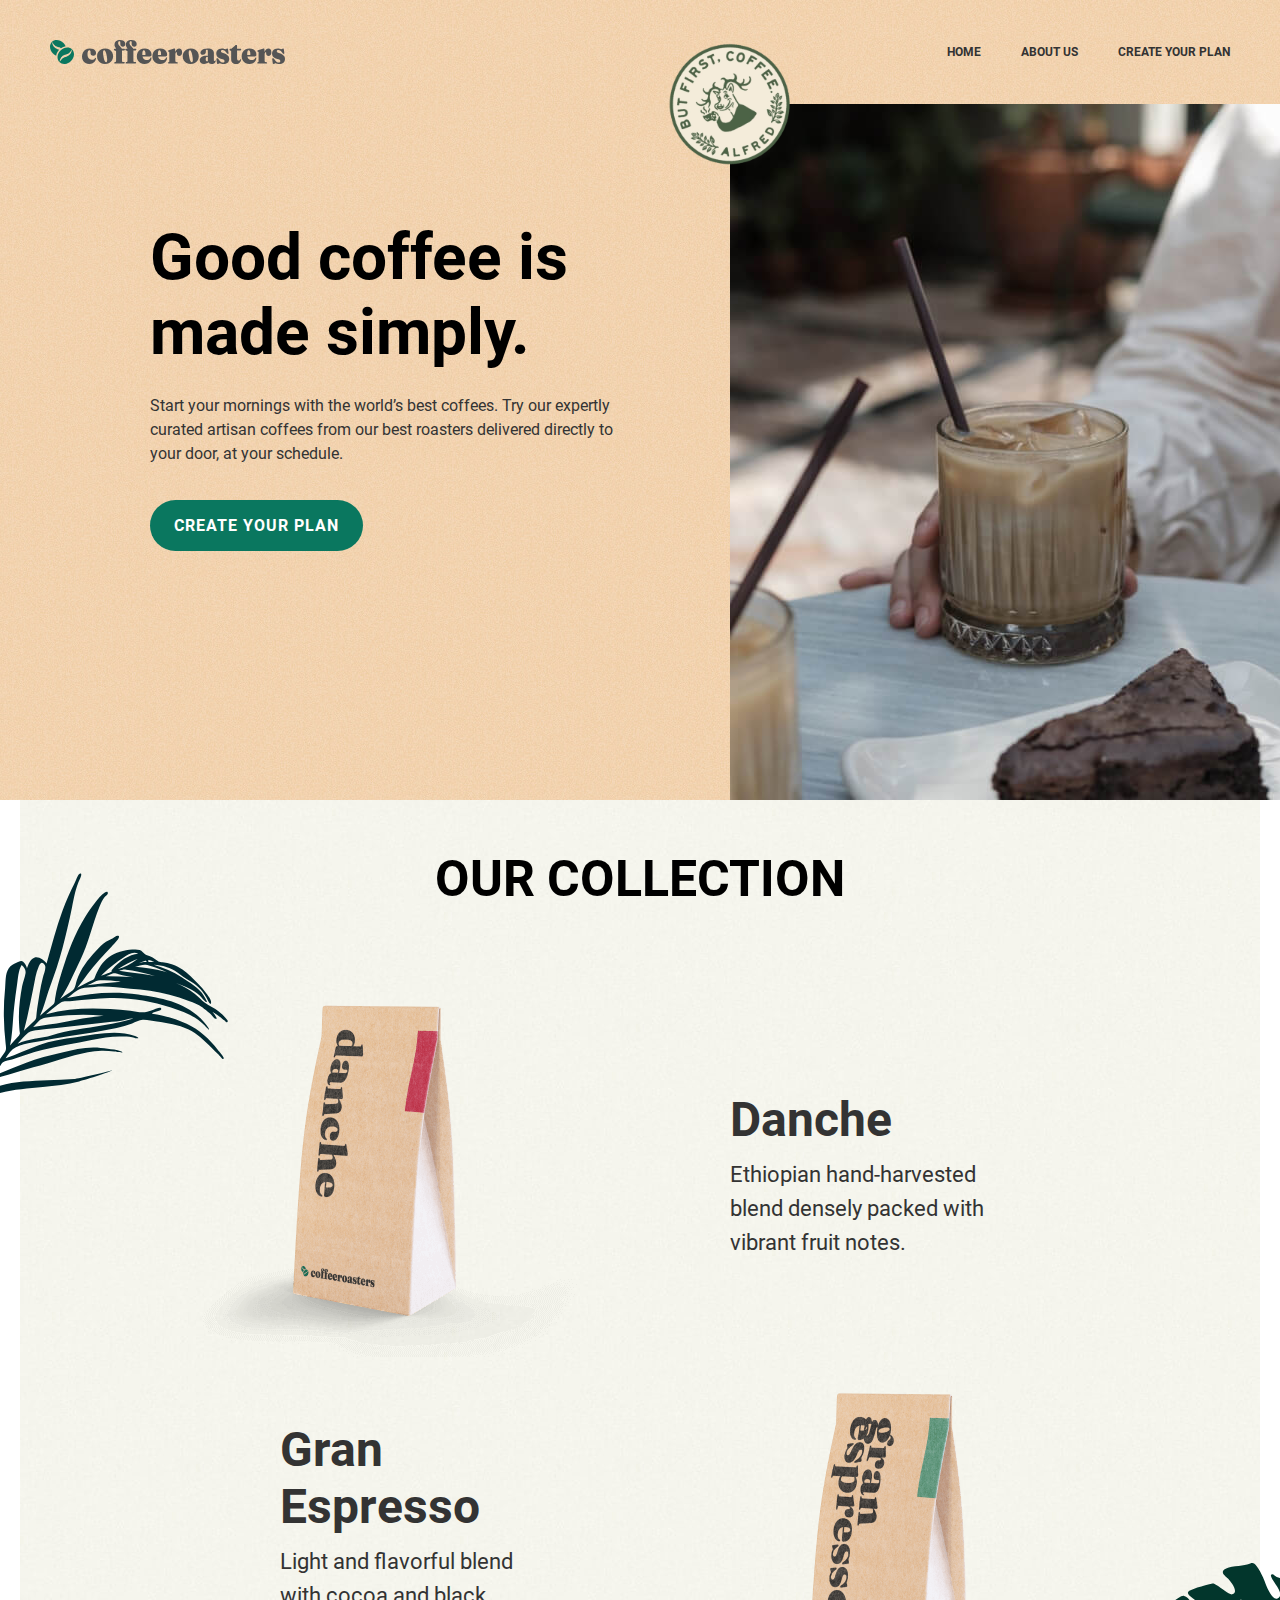
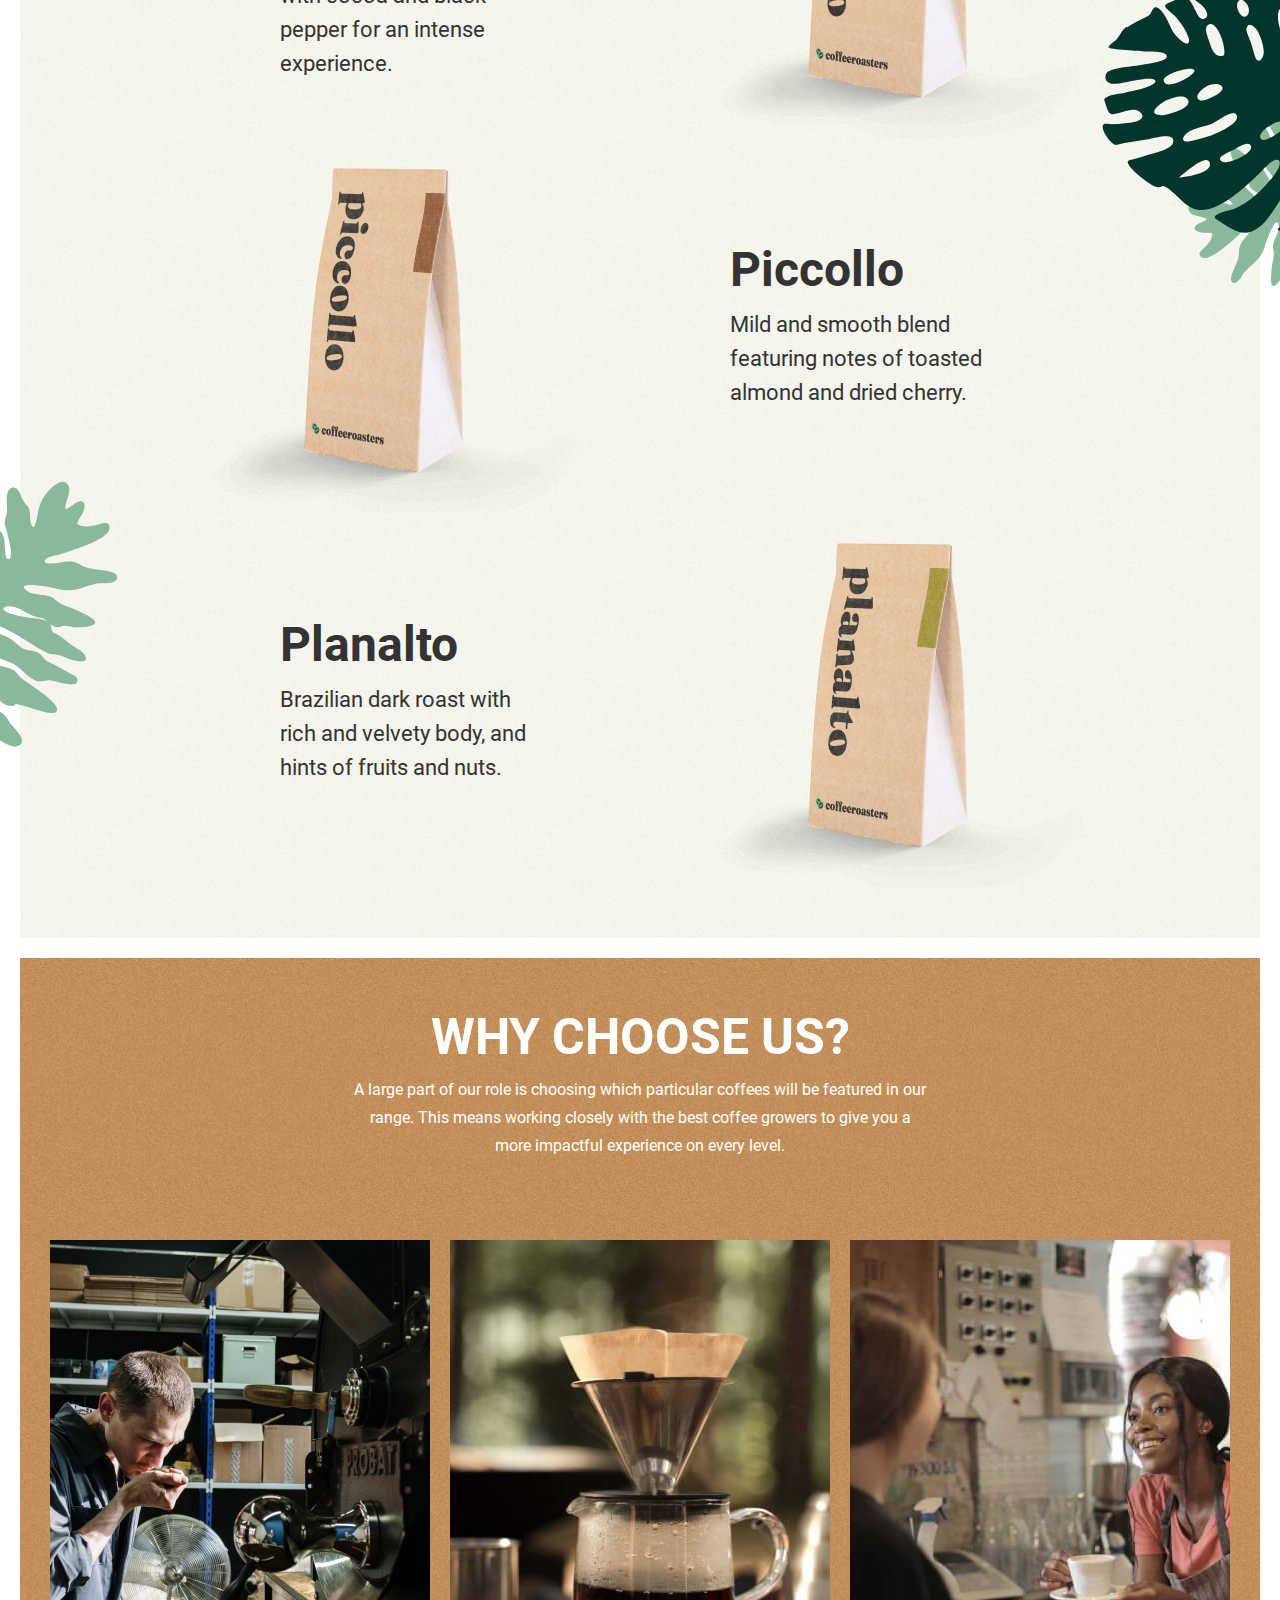
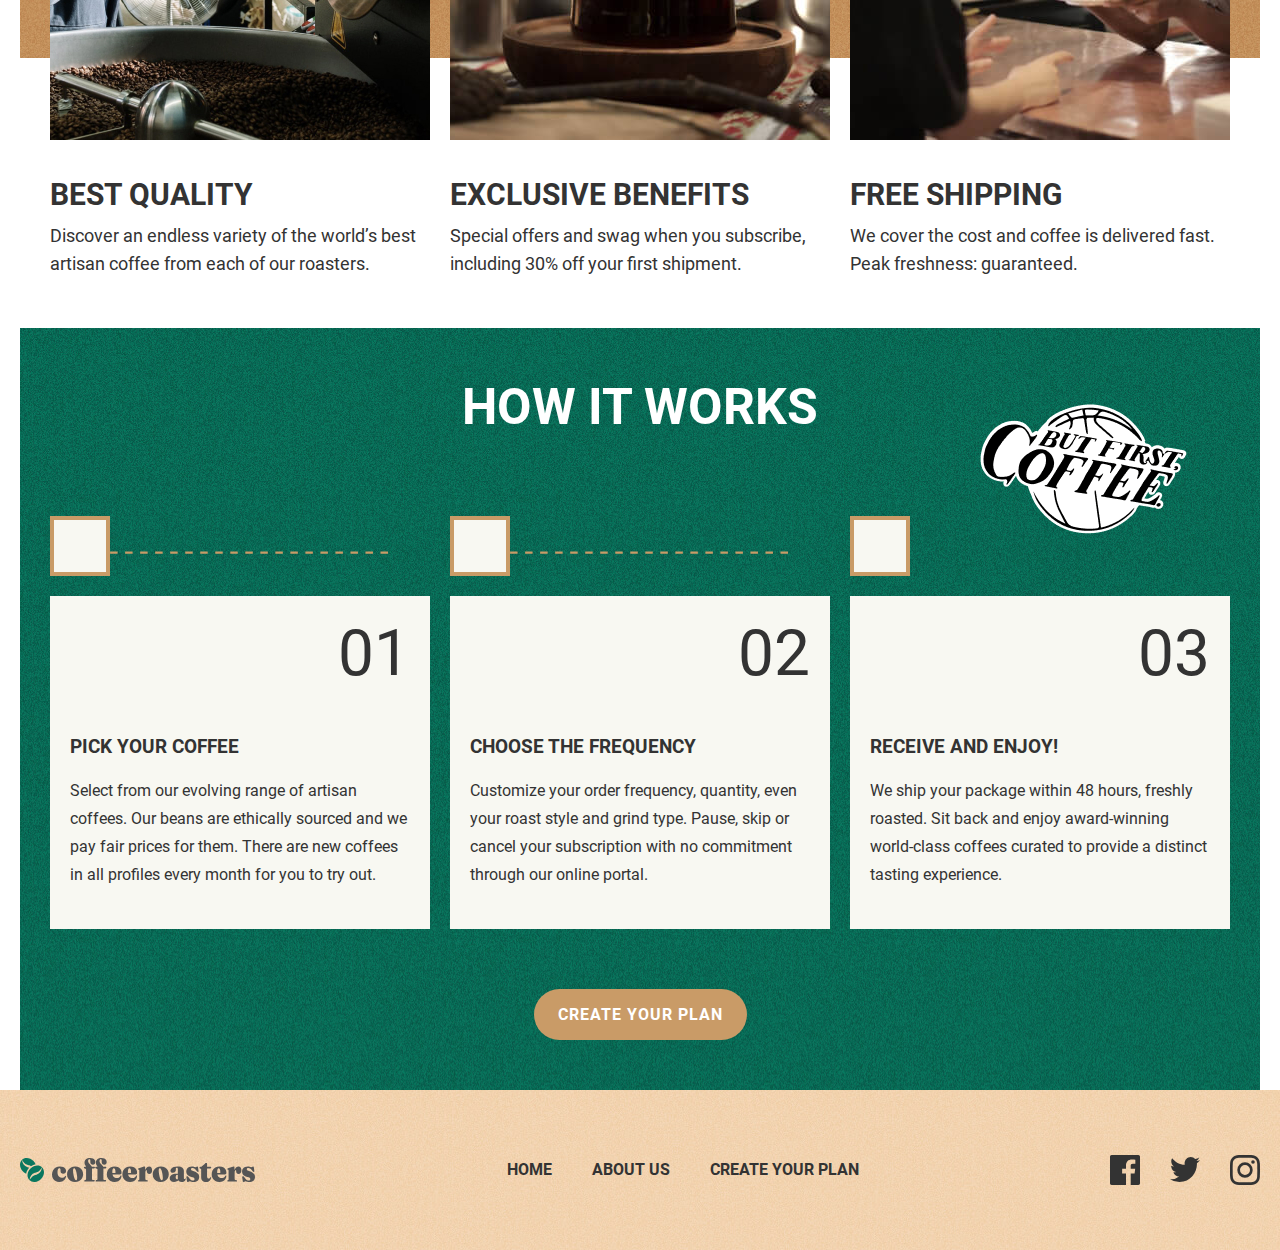
<file: index.html>
<!DOCTYPE html>
<html lang="en">
<head>
  <meta charset="UTF-8">
  <meta name="viewport" content="width=device-width, initial-scale=1.0">
  <title>Coffeeroasters</title>


  <!-- Stylesheets -->
  <link rel="stylesheet" href="css/normalize.css">
  <link rel="stylesheet" href="css/styles.css">
</head>
<body>

  <div class="site-header-hero-wrapper">
    <!-- SITE-HEADER -->
    <header class="site-header">
      <div class="site-header-container container">
        <a class="site-header-logo-link" href="index.html">
          <img class="site-header-logo-img" src="img/site-logo.svg" alt="Coffeeroasters logo" width="235" height="24">
        </a>

        <!-- SITENAV -->
        <nav class="sitenav">
          <ul class="sitenav-list">
            <li class="sitenav-item"><a class="sitenav-link" href="index.html">Home</a>
            </li>
            <li class="sitenav-item"><a class="sitenav-link" href="about-us.html">About us</a>
            </li>
            <li class="sitenav-item"><a class="sitenav-link" href="#">create your plan</a>
            </li>
          </ul>
        </nav>
      </div>
    </header>


    <!-- HERO -->
    <div class="hero">
      <div class="hero-container container">
        <div class="hero-info-wrapper">
          <h1 class="hero-heading">Good coffee
            is made simply.</h1>
            <p class="hero-text">Start your mornings with the world’s best coffees. Try our expertly curated artisan coffees from our best roasters delivered directly to your door, at your schedule.</p>
            <a class="button button-green" href="#">Create your plan</a>
          </div>

          <div class="hero-img-wrapper">
            <img class="hero-badge" src="img/hero-badge.png" alt="" width="160" height="160"  srcset="img/hero-badge.png 1x, img/hero-badge@2x.png 2x">
            <img class="hero-img hero-img-index" src="img/index-her0-img.jpg" alt="person's hand with ice coffe and cake on the table"
            width="710" height="696" srcset="img/index-her0-img.jpg 1x, img/index-her0-img@2x.jpg 2x">
          </div>
        </div>
      </div>
    </div>


    <!-- MAIN-CONTENT -->
    <main class="main-content">

      <!-- INDEX-COLLECTION -->
      <section class="index-collection">
        <div class="container">
          <div class="index-collection-inner">
            <h2 class="index-collection-heading">our collection</h2>
            <ul class="index-collection-list">
              <li class="index-collection-item">
                <img class="index-collection-img" src="img/coffe-pocket-Danche.png" alt="Danche" width="450" height="375" srcset="img/coffe-pocket-Danche.png 1x,  img/coffe-pocket-Danche2x.png 2x">
                <div class="index-collection-info">
                  <h3 class="index-collection-title">Danche</h3>
                  <p class="index-collection-text">Ethiopian hand-harvested blend densely packed with vibrant fruit notes.</p>
                </div>
              </li>

              <li class="index-collection-item">
                <img class="index-collection-img" src="img/coffe-pocket-GranEspresso.png" alt="GranEspresso" width="450" height="375" srcset="img/coffe-pocket-GranEspresso.png 1x,  img/coffe-pocket-GranEspresso@2x.png 2x">
                <div class="index-collection-info">
                  <h3 class="index-collection-title">Gran Espresso</h3>
                  <p class="index-collection-text">Light and flavorful blend with cocoa and black pepper for an intense experience.</p>
                </div>
              </li>

              <li class="index-collection-item">
                <img class="index-collection-img" src="img/coffe-pocket-Piccollo.png" alt="Piccollo" width="450" height="375" srcset="img/coffe-pocket-Piccollo.png 1x,  img/coffe-pocket-Piccollo@2x.png 2x">
                <div class="index-collection-info">
                  <h3 class="index-collection-title">Piccollo</h3>
                  <p class="index-collection-text">Mild and smooth blend featuring notes of toasted almond and dried cherry.</p>
                </div>
              </li>

              <li class="index-collection-item">
                <img class="index-collection-img" src="img/coffee-pocket-Planalto.png" alt="Planalto" width="450" height="375" srcset="img/coffee-pocket-Planalto.png 1x,  img/coffe-pocket-Danche2x.png 2x">
                <div class="index-collection-info">
                  <h3 class="index-collection-title">Planalto</h3>
                  <p class="index-collection-text">Brazilian dark roast with rich and velvety body, and hints of fruits and nuts.</p>
                </div>
              </li>
            </ul>

            <img class="index-collection-leaves-left" src="img/leaves-left.svg" alt="" width="371" height="371">
            <img class="index-collection-leaves-right" src="img/leaves-right-mix.svg" alt="" width="546" height="592">
            <img class="index-collection-leaves-left-right" src="img/leaves-left-light.svg" alt="" width="314" height="287">
          </div>
        </div>
      </section>


      <!-- INDEX-FEATURES -->
      <section class="index-features">
        <div class="container">
          <div class="index-features-inner">
            <h2 class="index-features-heading">Why choose us?</h2>
            <p class="index-features-lead">A large part of our role is choosing which particular coffees will be featured
              in our range. This means working closely with the best coffee growers to give
              you a more impactful experience on every level.</p>
              <ul class="index-features-list">
                <li class="index-features-item">
                  <img class="index-features-img" src="img/feature-quality.jpg" alt="worker checking coffee " width="433" height="500" srcset="img/feature-quality.jpg 1x,  img/feature-quality@2x.jpg 2x">
                  <h3 class="index-features-item-heading">Best quality</h3>
                  <p class="index-features-item-text">Discover an endless variety of the world’s best artisan coffee from each of our roasters.</p>
                </li>
                <li class="index-features-item">
                  <img class="index-features-img" src="img/feature-exclusive.jpg" alt="the dish preapering coffee" width="433" height="500" srcset="img/feature-exclusive.jpg 1x,  img/feature-exclusive@2x.jpg 2x">
                  <h3 class="index-features-item-heading">Exclusive benefits</h3>
                  <p class="index-features-item-text">Special offers and swag when you subscribe, including 30% off your first shipment.</p>
                </li>
                <li class="index-features-item">
                  <img class="index-features-img" src="img/feature-free-shipping.jpg" alt="two girls client and worker" width="433" height="500" srcset="img/feature-free-shipping.jpg 1x,  img/feature-free-shipping@2x.jpg 2x">
                  <h3 class="index-features-item-heading">Free shipping</h3>
                  <p class="index-features-item-text">We cover the cost and coffee is delivered fast. Peak freshness: guaranteed.</p>
                </li>
              </ul>
            </div>
          </div>
        </section>


        <!-- HOW-IT-WORKS -->
        <section class="how-it-works">
          <div class="container">
            <div class="how-it-works-inner">
              <h2 class="how-it-works-heading">How it works</h2>
              <ol class="how-it-works-list">
                <li class="how-it-works-item">
                  <div class="how-it-works-info">
                    <h3 class="how-it-works-step-title">Pick your coffee</h3>
                    <p class="how-it-works-step-text">Select from our evolving range of artisan coffees. Our beans are ethically sourced and we pay fair prices for them. There are new coffees in all profiles every month for you to try out.</p>
                  </div>
                </li>
                <li class="how-it-works-item">
                  <div class="how-it-works-info">
                    <h3 class="how-it-works-step-title">Choose the frequency</h3>
                    <p class="how-it-works-step-text">Customize your order frequency, quantity, even your roast style and grind type. Pause, skip or cancel your subscription with no commitment through our online portal.</p>
                  </div>
                </li>
                <li class="how-it-works-item">
                  <div class="how-it-works-info">
                    <h3 class="how-it-works-step-title">Receive and enjoy!</h3>
                    <p class="how-it-works-step-text">We ship your package within 48 hours, freshly roasted. Sit back and enjoy award-winning world-class coffees curated to provide a distinct tasting experience.</p>
                  </div>
                </li>
              </ol>
                <div class="button-brown-wrapper">
                <a class="button button-brown" href="#">Create your plan</a>
                </div>

                <img class="how-it-works-sticker" src="img/coffee-first-sticker.png" alt=""  width="227" height="192" srcset="img/coffee-first-sticker.png 1x, img/coffee-first-sticker@2x.png 2x">
            </div>
          </div>
        </section>

      </main>


      <!-- SITE-FOOTER -->
      <footer class="site-footer">
        <div class="site-footer-container container">
          <a class="site-footer-logo-link" href="index.html">
            <img class="site-footer-logo-img" src="img/site-logo.svg" alt="Coffeeroasters logo" width="235" height="24">
          </a>
          <div class="sitenav sitenav-medium-font">
            <ul class="sitenav-list">
              <li class="sitenav-item"><a class="sitenav-link" href="#">Home</a>
              </li>
              <li class="sitenav-item"><a class="sitenav-link" href="#">About us</a>
              </li>
              <li class="sitenav-item"><a class="sitenav-link" href="#">create your plan</a>
              </li>
            </ul>
          </div>

          <div class="site-footer-socials">
            <ul class="socials">
              <!-- FACEBOOK -->
              <li class="socials-item">
                <a class="socials-link" href="#" target="_blank" ><svg xmlns="http://www.w3.org/2000/svg" width="30" height="30"><path fill="currentColor" d="M28.344 0H1.656C.741 0 0 .741 0 1.656v26.689C0 29.259.741 30 1.656 30h14.369V18.383h-3.91v-4.528h3.91v-3.339c0-3.875 2.366-5.985 5.824-5.985 1.656 0 3.078.124 3.494.179v4.05l-2.398.001c-1.88 0-2.244.894-2.244 2.204v2.891h4.484l-.584 4.528h-3.9V30h7.645C29.26 30 30 29.259 30 28.344V1.656C30 .741 29.259 0 28.344 0Z"/></svg></a>
              </li>
              <!-- TWETTER -->
              <li class="socials-item">
                <a class="socials-link" href="#" target="_blank" ><svg xmlns="http://www.w3.org/2000/svg" width="30" height="25"><path fill="currentColor" d="M30 2.96c-1.104.502-2.29.84-3.535.993A6.296 6.296 0 0 0 29.171.461a12.145 12.145 0 0 1-3.909 1.532A6.075 6.075 0 0 0 20.77 0c-3.974 0-6.894 3.802-5.996 7.748C9.66 7.486 5.125 4.973 2.089 1.155.476 3.99 1.252 7.702 3.993 9.58a6.014 6.014 0 0 1-2.787-.79c-.067 2.925 1.977 5.66 4.936 6.269a6.02 6.02 0 0 1-2.78.107c.783 2.508 3.056 4.332 5.75 4.383A12.156 12.156 0 0 1 0 22.165 17.112 17.112 0 0 0 9.435 25c11.428 0 17.884-9.897 17.494-18.773A12.713 12.713 0 0 0 30 2.96Z"/></svg></a>
              </li>
              <!-- INSTAGRAM -->
              <li class="socials-item">
                <a class="socials-link" href="#" target="_blank" ><svg xmlns="http://www.w3.org/2000/svg" width="30" height="30"><path fill="currentColor" fill-rule="evenodd" d="M15 0c-4.074 0-4.584.018-6.184.09C3.37.34.341 3.362.091 8.815.018 10.416 0 10.926 0 15s.018 4.585.09 6.185c.25 5.448 3.272 8.475 8.725 8.725 1.601.073 2.111.09 6.185.09s4.585-.017 6.185-.09c5.443-.25 8.478-3.273 8.724-8.725.074-1.6.091-2.111.091-6.185s-.017-4.584-.09-6.184C29.665 3.374 26.639.341 21.186.091 19.585.018 19.074 0 15 0Zm0 2.704c4.005 0 4.48.015 6.063.087 4.065.185 5.963 2.114 6.148 6.15.073 1.58.087 2.055.087 6.06 0 4.007-.015 4.48-.087 6.062-.186 4.03-2.08 5.963-6.148 6.148-1.583.073-2.055.088-6.063.088-4.005 0-4.48-.015-6.061-.088-4.075-.186-5.964-2.123-6.149-6.15-.072-1.58-.087-2.055-.087-6.06 0-4.006.016-4.48.087-6.062.186-4.034 2.08-5.964 6.149-6.149 1.582-.071 2.056-.086 6.061-.086ZM7.297 15a7.703 7.703 0 1 1 15.406 0 7.703 7.703 0 0 1-15.406 0ZM15 20a5 5 0 1 1 0-10 5 5 0 0 1 0 10Zm6.206-13.007a1.8 1.8 0 1 1 3.601.002 1.8 1.8 0 0 1-3.6-.002Z" clip-rule="evenodd"/></svg></svg></a>
              </li>
            </ul>
          </div>

        </div>
      </footer>

    </body>
    </html>
</file>
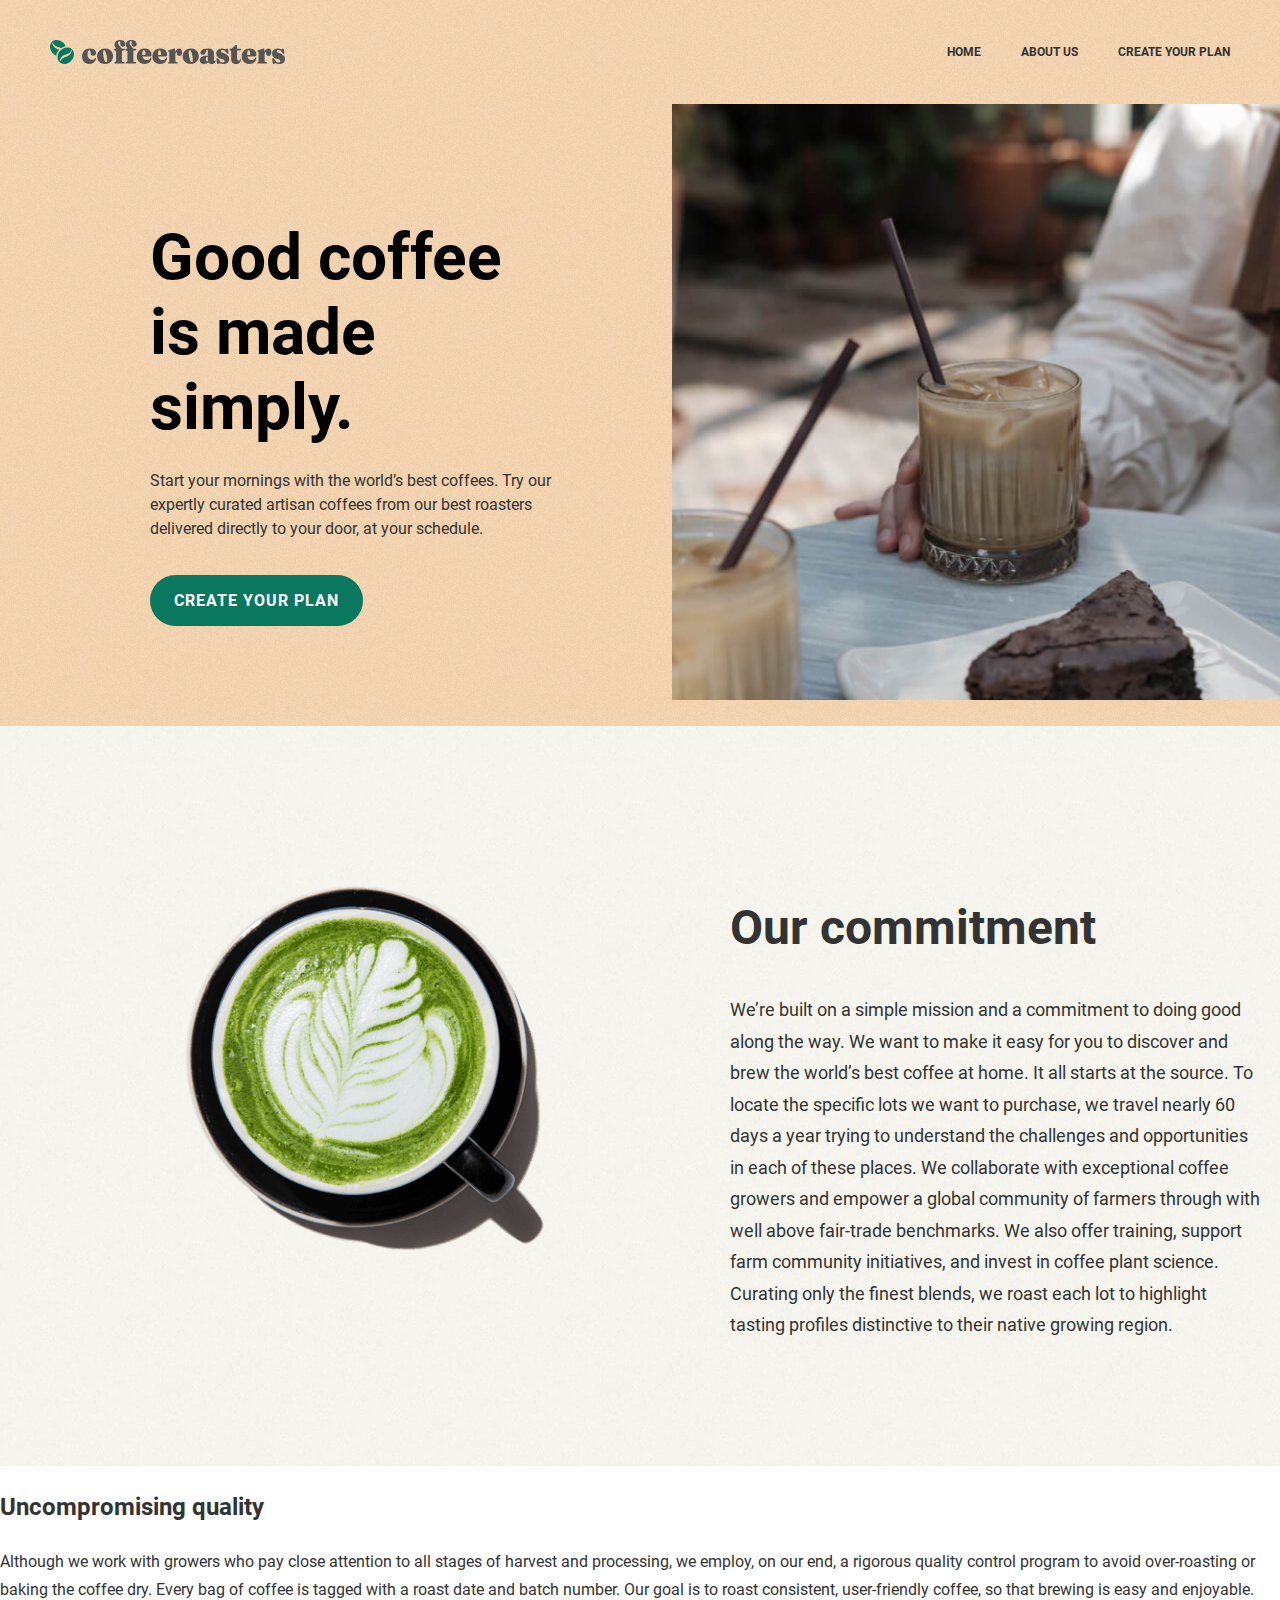
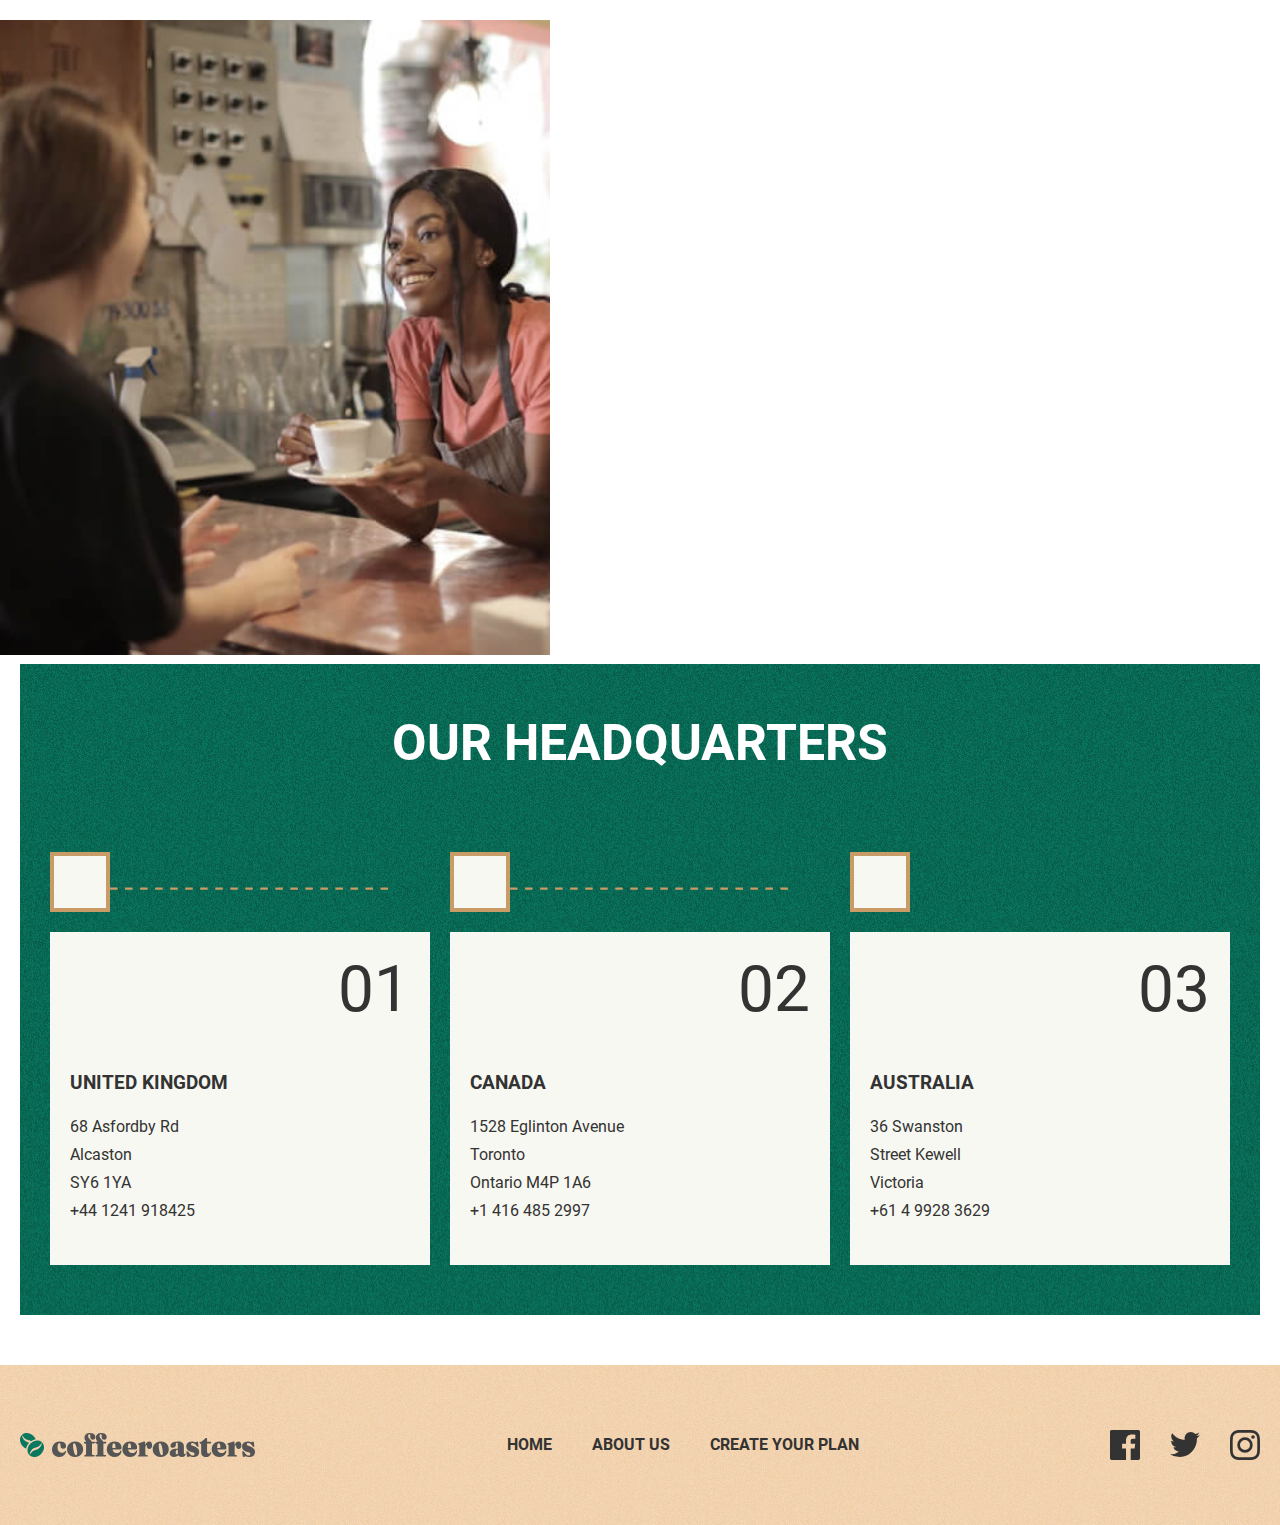
<file: about-us.html>
<!DOCTYPE html>
<html lang="en">
<head>
  <meta charset="UTF-8">
  <meta name="viewport" content="width=device-width, initial-scale=1.0">
  <title>about-us</title>

  <!-- Stylesheets -->
  <link rel="stylesheet" href="css/normalize.css">
  <link rel="stylesheet" href="css/styles.css">
</head>
<body>

</head>
<body>

  <div class="site-header-hero-wrapper">
    <!-- SITE-HEADER -->
    <header class="site-header">
      <div class="site-header-container container">
        <a class="site-header-logo-link" href="index.html">
          <img class="site-header-logo-img" src="img/site-logo.svg" alt="Coffeeroasters logo" width="235" height="24">
        </a>

        <!-- SITENAV -->
        <nav class="sitenav">
          <ul class="sitenav-list">
            <li class="sitenav-item"><a class="sitenav-link" href="index.html">Home</a>
            </li>
            <li class="sitenav-item"><a class="sitenav-link" href="about-us.html">About us</a>
            </li>
            <li class="sitenav-item"><a class="sitenav-link" href="#">create your plan</a>
            </li>
          </ul>
        </nav>
      </div>
    </header>

    <!-- HERO -->
    <div class="hero">
      <div class="hero-container container">
        <div class="hero-info-wrapper">
          <h1 class="hero-heading">Good coffee
            is made simply.</h1>
            <p class="hero-text">Start your mornings with the world’s best coffees. Try our expertly curated artisan coffees from our best roasters delivered directly to your door, at your schedule.</p>
            <a class="button button-green" href="#">Create your plan</a>
          </div>
          <img class="hero-img-about-us hero-img-index" src="img/index-her0-img.jpg" alt="person's hand with ice coffe and cake on the table"
          width="710" height="696" srcset="img/index-her0-img.jpg 1x, img/index-her0-img@2x.jpg 2x">
        </div>
      </div>
    </div>

    <!-- A-US-SECTION-INFO -->
    <div class="a-us-info-wrapper">
      <div class="container a-us-container">
        <img class="a-us-info-img" src="img/cup-6 1.png" alt=""  width="360" height="364" srcset="img/cup-6 1.png 1x,  img/cup-6 1@2x.png 2x">
        <div class="a-us-info-text-wrapper">
          <h2 class="a-us-title">Our commitment</h2>
          <p class="a-us-text">We’re built on a simple mission and a commitment to doing good along the way. We want to make it easy for you to discover and brew the world’s best coffee at home. It all starts at the source. To locate the specific lots we want to purchase, we travel nearly 60 days a year trying to understand the challenges and opportunities in each of these places. We collaborate with exceptional coffee growers and empower a global community of farmers through with well above fair-trade benchmarks. We also offer training, support farm community initiatives, and invest in coffee plant science. Curating only the finest blends, we roast each lot to highlight tasting profiles distinctive to their native growing region.</p>
        </div>
      </div>
    </div>
  </div>


  <!-- UNCOMPROMISING-QUALITY -->
  <div class="uncqu">
    <div class="uncqu-info">
      <h2 class="uncqu-title">Uncompromising quality</h2>
      <p class="uncqu-text">Although we work with growers who pay close attention to all stages of harvest and processing, we employ, on our end, a rigorous quality control program to avoid over-roasting or baking the coffee dry. Every bag of coffee is tagged with a roast date and batch number. Our goal is to roast consistent, user-friendly coffee, so that brewing is easy and enjoyable.</p>
    </div>
    <img class="uncqu-img" src="img/feature-free-shipping.jpg" alt="two girls client and worker"  width="550" height="500" srcset="img/feature-free-shipping.jpg 1x,  img/feature-free-shipping@2x.jpg 2x">
  </div>


    <!-- OUR HEADQUARTERS -->
    <div class="how-it-works ">
      <div class="container">
        <div class="how-it-works-inner">
          <h2 class="how-it-works-heading">Our headquarters</h2>
          <ol class="how-it-works-list">
            <li class="how-it-works-item">
              <div class="how-it-works-info">
                <h3 class="how-it-works-step-title">United Kingdom</h3>
                <p class="how-it-works-step-text">68  Asfordby Rd <br>
                  Alcaston <br>
                  SY6 1YA <br>
                  +44 1241 918425</p>
              </div>
            </li>
            <li class="how-it-works-item">
              <div class="how-it-works-info">
                <h3 class="how-it-works-step-title">Canada</h3>
                <p class="how-it-works-step-text">1528  Eglinton Avenue <br>
                  Toronto <br>
                  Ontario M4P 1A6 <br>
                  +1 416 485 2997</p>
              </div>
            </li>
            <li class="how-it-works-item">
              <div class="how-it-works-info">
                <h3 class="how-it-works-step-title">Australia</h3>
                <p class="how-it-works-step-text">36 Swanston <br> Street
                  Kewell <br>
                  Victoria <br>
                  +61 4 9928 3629</p>
              </div>
            </li>
          </ol>

        </div>
      </div>
    </div>



  <!-- SITE-FOOTER -->
      <footer class="site-footer site-footer-about-us">
        <div class="site-footer-container container">
          <a class="site-footer-logo-link" href="index.html">
            <img class="site-footer-logo-img" src="img/site-logo.svg" alt="Coffeeroasters logo" width="235" height="24">
          </a>
          <div class="sitenav sitenav-medium-font">
            <ul class="sitenav-list">
              <li class="sitenav-item"><a class="sitenav-link" href="#">Home</a>
              </li>
              <li class="sitenav-item"><a class="sitenav-link" href="#">About us</a>
              </li>
              <li class="sitenav-item"><a class="sitenav-link" href="#">create your plan</a>
              </li>
            </ul>
          </div>

          <div class="site-footer-socials">
            <ul class="socials">
              <!-- FACEBOOK -->
              <li class="socials-item">
                <a class="socials-link" href="#" target="_blank" ><svg xmlns="http://www.w3.org/2000/svg" width="30" height="30"><path fill="currentColor" d="M28.344 0H1.656C.741 0 0 .741 0 1.656v26.689C0 29.259.741 30 1.656 30h14.369V18.383h-3.91v-4.528h3.91v-3.339c0-3.875 2.366-5.985 5.824-5.985 1.656 0 3.078.124 3.494.179v4.05l-2.398.001c-1.88 0-2.244.894-2.244 2.204v2.891h4.484l-.584 4.528h-3.9V30h7.645C29.26 30 30 29.259 30 28.344V1.656C30 .741 29.259 0 28.344 0Z"/></svg></a>
              </li>
              <!-- TWETTER -->
              <li class="socials-item">
                <a class="socials-link" href="#" target="_blank" ><svg xmlns="http://www.w3.org/2000/svg" width="30" height="25"><path fill="currentColor" d="M30 2.96c-1.104.502-2.29.84-3.535.993A6.296 6.296 0 0 0 29.171.461a12.145 12.145 0 0 1-3.909 1.532A6.075 6.075 0 0 0 20.77 0c-3.974 0-6.894 3.802-5.996 7.748C9.66 7.486 5.125 4.973 2.089 1.155.476 3.99 1.252 7.702 3.993 9.58a6.014 6.014 0 0 1-2.787-.79c-.067 2.925 1.977 5.66 4.936 6.269a6.02 6.02 0 0 1-2.78.107c.783 2.508 3.056 4.332 5.75 4.383A12.156 12.156 0 0 1 0 22.165 17.112 17.112 0 0 0 9.435 25c11.428 0 17.884-9.897 17.494-18.773A12.713 12.713 0 0 0 30 2.96Z"/></svg></a>
              </li>
              <!-- INSTAGRAM -->
              <li class="socials-item">
                <a class="socials-link" href="#" target="_blank" ><svg xmlns="http://www.w3.org/2000/svg" width="30" height="30"><path fill="currentColor" fill-rule="evenodd" d="M15 0c-4.074 0-4.584.018-6.184.09C3.37.34.341 3.362.091 8.815.018 10.416 0 10.926 0 15s.018 4.585.09 6.185c.25 5.448 3.272 8.475 8.725 8.725 1.601.073 2.111.09 6.185.09s4.585-.017 6.185-.09c5.443-.25 8.478-3.273 8.724-8.725.074-1.6.091-2.111.091-6.185s-.017-4.584-.09-6.184C29.665 3.374 26.639.341 21.186.091 19.585.018 19.074 0 15 0Zm0 2.704c4.005 0 4.48.015 6.063.087 4.065.185 5.963 2.114 6.148 6.15.073 1.58.087 2.055.087 6.06 0 4.007-.015 4.48-.087 6.062-.186 4.03-2.08 5.963-6.148 6.148-1.583.073-2.055.088-6.063.088-4.005 0-4.48-.015-6.061-.088-4.075-.186-5.964-2.123-6.149-6.15-.072-1.58-.087-2.055-.087-6.06 0-4.006.016-4.48.087-6.062.186-4.034 2.08-5.964 6.149-6.149 1.582-.071 2.056-.086 6.061-.086ZM7.297 15a7.703 7.703 0 1 1 15.406 0 7.703 7.703 0 0 1-15.406 0ZM15 20a5 5 0 1 1 0-10 5 5 0 0 1 0 10Zm6.206-13.007a1.8 1.8 0 1 1 3.601.002 1.8 1.8 0 0 1-3.6-.002Z" clip-rule="evenodd"/></svg></svg></a>
              </li>
            </ul>
          </div>

        </div>
      </footer>




</body>
</html>
</file>
<file: css/styles.css>
/* CUSTOM PROPS */
:root {
  --text-color: #333;
  --accent-color-green: #0a775f;
  --accent-color-green-80: rgb(10, 119, 95, 0.8);
  --accent-color-green-60: rgb(10, 119, 95, 0.6);
  --accent-color-light-brown: #c99b67;
  --accent-color-light-brown-80: rgb(201, 155, 103, 0.8);
  --accent-color-light-brown-60: rgb(201, 155, 103, 0.6);
  --light-brown: #f3d7b7;
  --light-bg: #f8f8f2;
  --outline-color: var(--accent-color-green);
}

/* FONTS */
@font-face {
  font-family: "Roboto";
  src: url("../fonts/Roboto-Bold.woff2") format("woff2"),
  url("../fonts/Roboto-Medium.woff") format("woff");
  font-weight: 500;
  font-style: normal;
  font-display: swap;
}

@font-face {
  font-family: "Roboto";
  src: url("../fonts/Roboto-Regular.woff2") format("woff2"),
  url("../fonts/Roboto-Regular.woff") format("woff");
  font-weight: normal;
  font-style: normal;
  font-display: swap;
}

@font-face {
  font-family: "Roboto";
  src: url("../fonts/Roboto-Bold.woff2") format("woff2"),
  url("../fonts/Roboto-Bold.woff") format("woff");
  font-weight: bold;
  font-style: normal;
  font-display: swap;
}



/* GLOBAL */
html {
  box-sizing: border-box;
  height: 100%;
  scroll-behavior: smooth;
}


*,
*::before,
*::after {
  box-sizing: inherit;
}

body {
  display: flex;
  flex-direction: column;
  height: 100%;
  padding: 0;
  margin: 0;
  overflow-x: hidden;
  font-family: "Roboto", "Arial", sans-serif;
  font-size: 16px;
  line-height: 1.75;
  background-color: #fff;
  color: var(--text-color);
}

img {
  max-width: 100%;
  height: auto;
}

*:focus {
  outline: 2px dashed var(--outline-color);
  outline-offset: 3px;
}


/* CONTAINER */
.container {
  width: 100%;
  max-width: 1440px;
  padding-left: 20px;
  padding-right: 20px;
  margin-right: auto;
  margin-left: auto;
}


/* BUTTON */
.button {
  display: inline-block;
  padding: 16px 24px;
  border: 0;
  border-radius: 100px;
  font-size: 16px;
  line-height: normal;
  font-weight: 500;
  cursor: pointer;
  text-decoration: none;
  text-transform: uppercase;
  letter-spacing: 1px;
  white-space: nowrap;
}

.button-green {
  background-color: var(--accent-color-green);
  color: #fff;
}

.button-green:hover {
  background-color: var(--accent-color-green-80);
}

.button-green:active {
  background-color: var(--accent-color-green-60);
}

.button-brown-wrapper {
  display: block;
  margin-top: 60px;
  text-align: center;
}

.button-brown {
  background-color: var(--accent-color-light-brown);
  color: #fff;
}

.button-brown:hover {
  background-color: var(--accent-color-light-brown-80);
}

.button-brown:active {
  background-color: var(--accent-color-light-brown-60);
}

/* MAIN-CONTENT */
.main-content {
  flex-grow: 1;
}


/* SITE-HEADER-INTRO-WRAPPER */
.site-header-hero-wrapper {
  background-color: var(--light-brown);
  background-image: url("../img/site-header-intro-bg.jpg");
}


/* SITE-HEADER */
.site-header {
  padding-top: 40px;
  padding-bottom: 40px;
}

.site-header-container {
  display: flex;
  justify-content: space-between;
  align-items: center;
  padding-left: 50px;
  padding-right: 50px;
}

.site-header-logo-link {
  flex-shrink: 0;
  display: flex;
  text-decoration: none;
}

.site-header-logo-link:hover {
  opacity: 0.8;
}

.site-header-logo-link:active {
  opacity: 0.6;
}

.site-header-logo-img {
  width: 235px;
  height: 24px;
  object-fit: contain;
}


/* SITENAV */
.sitenav-list {
  display: flex;
  padding: 0;
  margin: 0;
  list-style: none;
}

.sitenav-item:not(:last-child) {
  margin-right: 40px;

}

.sitenav-link {
  display: block;
  font-size: 12px;
  line-height: normal;
  font-weight: bold;
  text-decoration: none;
  text-transform: uppercase;
  color: var(--text-color);
  white-space: nowrap;
}

.sitenav-medium-font .sitenav-link {
  font-size: 16px;
  line-height: normal;
}

.sitenav-link:hover {
  color: var(--accent-color-green);
}

.sitenav-link:active {
  opacity: 0.6;
}


/* HERO */
.hero-container {
  display: flex;
  padding-left: 0;
  padding-right: 0;
}

.hero-info-wrapper {
  width: 100%;
  max-width: 730px;
  padding-top: 116px;
  padding-bottom: 100px;
  padding-left: 150px;
  padding-right: 116px;
}

.hero-heading {
  margin-top: 0;
  margin-bottom: 24px;
  font-size: 64px;
  line-height: normal;
  color: #000;
}

.hero-text {
  margin: 0;
  font-size: 16px;
  line-height: 1.5
}

.hero-text:not(:last-child){
  margin-bottom: 34px;
}

.hero-badge {
  position: absolute;
  left: 0;
  top: 0;
  transform: translate(-50%, -50%);
}

.hero-img-wrapper {
  position: relative;
}

.hero-img {
  display: block;
  width: 710px;
  height: 596px;
  object-fit: cover;
}

.hero-img-index {
  height: 696px;
}

.hero-img-about-us {
  height: 596px;
}



/* INDEX-COLLECTION */
.index-collection {
  margin-bottom: 20px;
}


.index-collection-inner {
  position: relative;
  padding: 50px 143px;
  background-color: var(--light-bg);
  background-image: url("../img/index-collection-bg.jpg");
}

.index-collection-heading {
  margin-top: 0;
  margin-bottom: 80px;
  font-size: 50px;
  line-height: normal;
  text-align: center;
  text-transform: uppercase;
  color: #000;
}

.index-collection-list {
  padding: 0;
  margin: 0;
  list-style: 0;
}

.index-collection-item {
  display: flex;
  align-items: center;
}

.index-collection-item:nth-child(even) {
  flex-direction: row-reverse;
}

.index-collection-img {
  flex-shrink: 0;
  width: 450px;
  height: 375px;
  object-fit: cover;
}

.index-collection-info {
  flex-grow: 1;
  padding-left: 117px;
  padding-right: 117px;
}


.index-collection-title {
  margin-top: 0;
  margin-bottom: 10px;
  font-size: 48px;
  line-height: normal;
  font-weight: 500;
}

.index-collection-text {
  margin: 0;
  font-size: 22px;
  line-height: 34px;
}

.index-collection-text:not(:last-child) {
  margin-bottom: 10px;
}

.index-collection-item:nth-child(odd) .index-collection-info {
  padding-left: 117px;
}

.index-collection-item:nth-child(even) .index-collection-info {
  padding-right: 117px;
}

.index-collection-leaves-left {
  position: absolute;
  left: -150px;
  top: 40px;
}

.index-collection-leaves-right {
  position: absolute;
  right: -350px;
  top: 685px;
}

.index-collection-leaves-left-right {
  position: absolute;
  left: -216px;
  bottom: 170px;
}


/* INDEX-FEATURES */
.index-features-inner {
  padding: 50px 30px;
  background-image: url("../img/index-features-bg.jpg");
  background-size: 100% 700px;
  background-repeat: no-repeat;
}

.index-features-heading {
  margin-top: 0;
  margin-bottom: 10px;
  font-size: 50px;
  line-height: normal;
  text-transform: uppercase;
  color: #fff;
  text-align: center;
}

.index-features-lead {
  max-width: 580px;
  margin-top: 0;
  margin-bottom: 80px;
  margin-left: auto;
  margin-right: auto;
  text-align: center;
  color: #fff;
}

.index-features-list {
  display: flex;
  flex-wrap: wrap;
  padding: 0;
  margin: 0;
  margin-left: -20px ;
  list-style: none;
}

.index-features-item {
  width: calc(100% / 3 - 20px);
  margin-left: 20px ;
}

.index-features-img {
  width: 433px;
  height: 500px;
  margin-bottom: 28px;
  object-fit: cover;
}

.index-features-item-heading {
  margin-top: 0;
  margin-bottom: 10px;
  font-size: 30px;
  line-height: normal;
  font-weight: 500;
  text-transform: uppercase;
}

.index-features-item-text {
  margin: 0;
  font-size: 18px;
  line-height: 28px;
}


/* HOW-IT-WORKS */
.how-it-works-inner {
  position: relative;
  padding: 50px 30px;
  background-color: var(--accent-color-green);
  background-image: url("../img/green-bg.jpg");
}

.how-it-works-heading {
  margin-top: 0;
  margin-bottom: 80px;
  font-size: 50px;
  line-height: normal;
  color: #fff;
  text-align: center;
  text-transform: uppercase;
}

.how-it-works-list {
  display: flex;
  padding: 0;
  margin: 0;
  list-style: none;
  margin-left: -20px;
  text-align: left;
  counter-reset: how-it-works;
}

.how-it-works-item {
  position: relative;
  display: flex;
  flex-direction: column;
  width: calc(100% / 3 - 20px);
  margin-left: 20px;
  counter-increment: how-it-works;
}

.how-it-works-item::before {
  position: relative;
  z-index: 2;
  width: 60px;
  height: 60px;
  border: 4px solid var(--accent-color-light-brown);
  margin-bottom: 20px;
  background-color: var(--light-bg);
  text-align: right;
  content: "";
}

.how-it-works-item:not(:last-child)::after {
  position: absolute;
  left: 0;
  top: 35px;
  width: 433px;
  height: 3px;
  background-image: url("../img/brown-strown.svg");
  background-repeat: no-repeat;
  background-size: contain;
  content: "";
}

.how-it-works-info {
  flex-grow: 1;
  display: flex;
  flex-direction: column;
  padding: 20px 20px 40px;
  background-color: var(--light-bg);
}

.how-it-works-info::before {
  align-self: flex-end;
  margin-bottom: 45px;
  font-size: 64px;
  line-height: normal;
  content: "0"counter(how-it-works);
}

.how-it-works-step-title {
  margin-top: 0;
  max-width: 250px;
  font-size: 40;
  line-height: normal;
  font-weight: 500;
  text-transform: uppercase;
}

.how-it-works-step-text {
  margin: 0;
}

.how-it-works-button-wrapper {
  display: flex;
  justify-content: center;
  margin-top: 60px;
}

.how-it-works-sticker {
  position: absolute;
  right: 68px;
  top: 41px;

/* UNCOMPORMISING-QUALITY */
.uncqu {
  display: flex;
  padding-right: 30px;
  margin-top: 160px;
  margin-bottom: 0;
  background-image: url("../img/index-features-bg.jpg");
  background-size: 100% 510px;
  background-repeat: no-repeat;
}
.uncqu-info {
  flex-direction: column;
  margin-left: 143px;
  margin-right: 38px;
}
.uncqu-title {
  margin-top: 100px;
  margin-bottom: 0;
  font-size: 50px;
  font-weight: bold;
  color: #fff;
}

.uncqu-text {
  margin-top: 24px;
  font-size: 18px;
  font-weight: 400;
  color: #fff;
}

.uncqu-img {
  margin-top: -90px;
  margin-bottom: 90px;
  width: 550px;
  height: 500;
}



}


/* SITE-FOOTER */
.site-footer {
  padding-top: 65px;
  padding-bottom: 65px;
  background-color: var(--accent-color-light-brown);
  background-image: url(../img/site-header-intro-bg.jpg);
}

.site-footer-about-us {
  margin-top: 50px;
}

.site-footer-container {
  display: flex;
  justify-content: space-between;
  align-items: center;
}

.site-footer-logo-link {
  display: flex;
}

.site-footer-logo-link:hover {
  opacity: 0.8;
}

.site-footer-logo-link:active {
  opacity: 0.6;
}

.site-footer-logo-img {
  flex-shrink: 0;
  width: 235px;
  height: 24px;
  object-fit: contain;
}


/* SOCIALS */
.socials {
  display: flex;
  align-items: center;
  padding: 0;
  margin: 0;
  list-style: none;
}
.socials-item:not(:last-child) {
  margin-right: 30px;
}
.socials-link {
  display: flex;
  color: #333;
}

.socials-link:hover {
  color: var(--accent-color-green);
}

.socials-link:active {
  opacity: 0.6;
}





/* A-US-SECTION-INFO */
.a-us-info-wrapper {
  display: flex;
  flex-grow: 1;
  background-color: var(--light-bg);
  background-image: url("../img/index-collection-bg.jpg");
}

.a-us-container {
  display: flex;
  height: 740px;
}

.a-us-info-img {
  margin: 160px 185px 216px 165px;
}

.a-us-title {
  margin-top: 160px;
  margin-right: 64px;
  margin-bottom: 0;
  font-size: 48px;
  font-weight: bold;

}

.a-us-text {
  margin-top: 24px;
  font-size: 18px;
  font-weight: 400;
}











/* RETINA BG */
@media
only screen and (-webkit-min-device-pixel-ratio: 2),
only screen and ( min-resolution: 192dpi),
only screen and ( min-resolution: 2dppx) {
  /* Retina-specific stuff here */
  .site-header-hero-wrapper {
    background-image: url("../img/site-header-intro-bg@2x.jpg");
  }

  .index-collection-inner {
    background-image: url("../img/index-collection-bg@2.jpg");
  }

  .index-features-inner {
    background-image: url("../img/index-features-bg@2x.jpg");
  }

  .how-it-works-inner {
    background-image: url("../img/green-bg@2x.jpg");
  }

}
</file>
